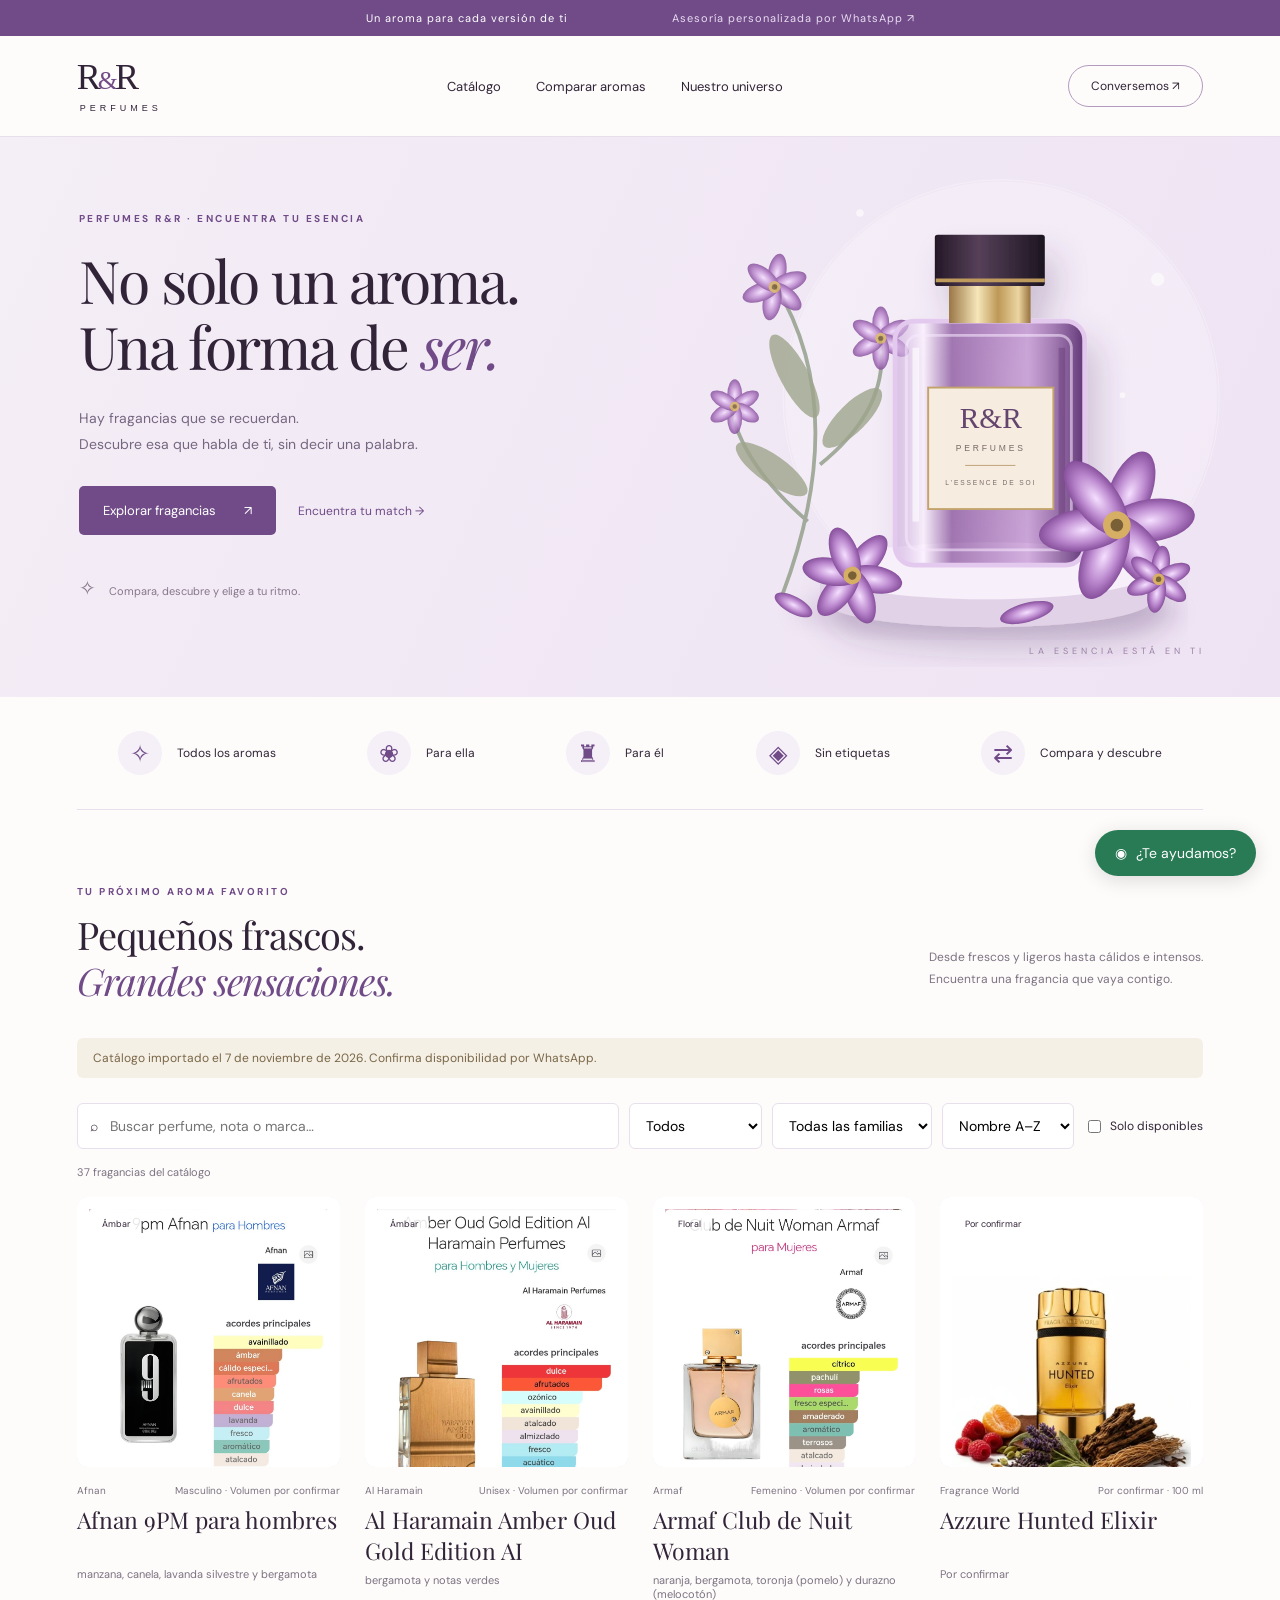
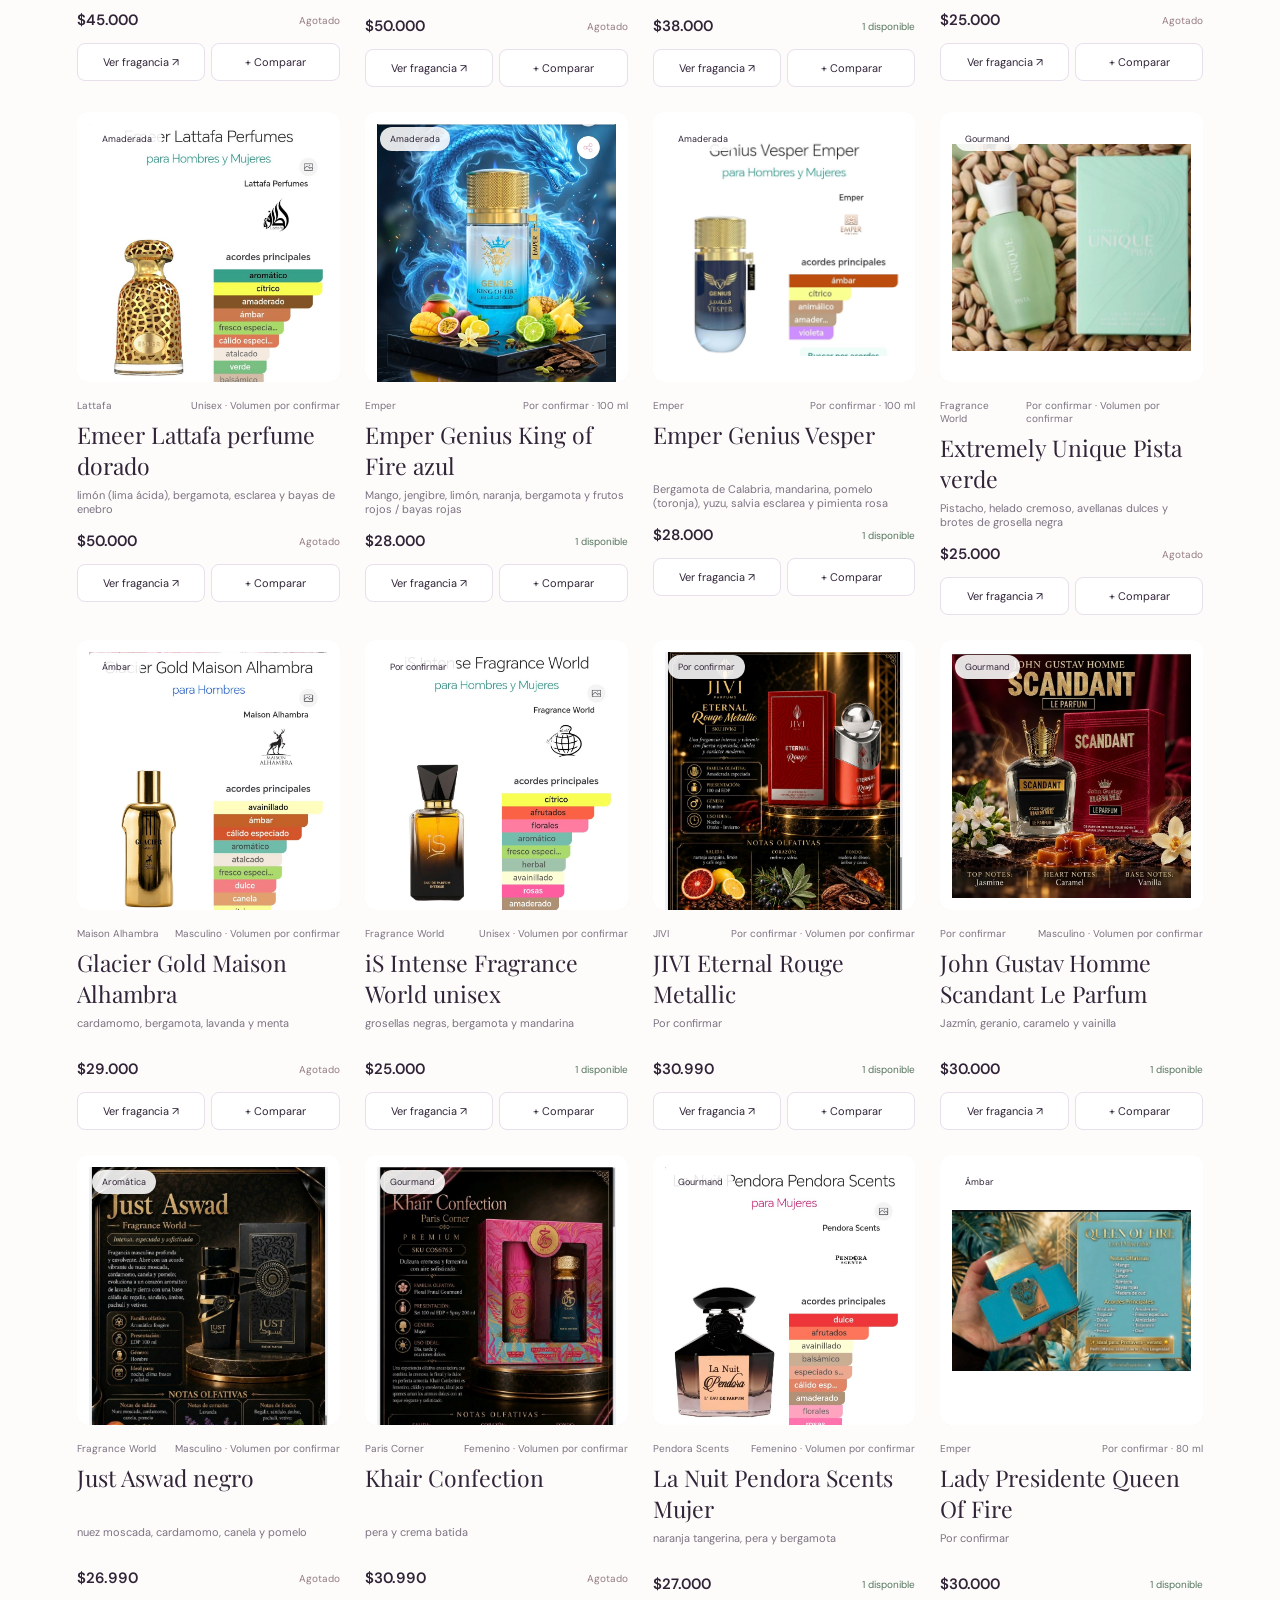
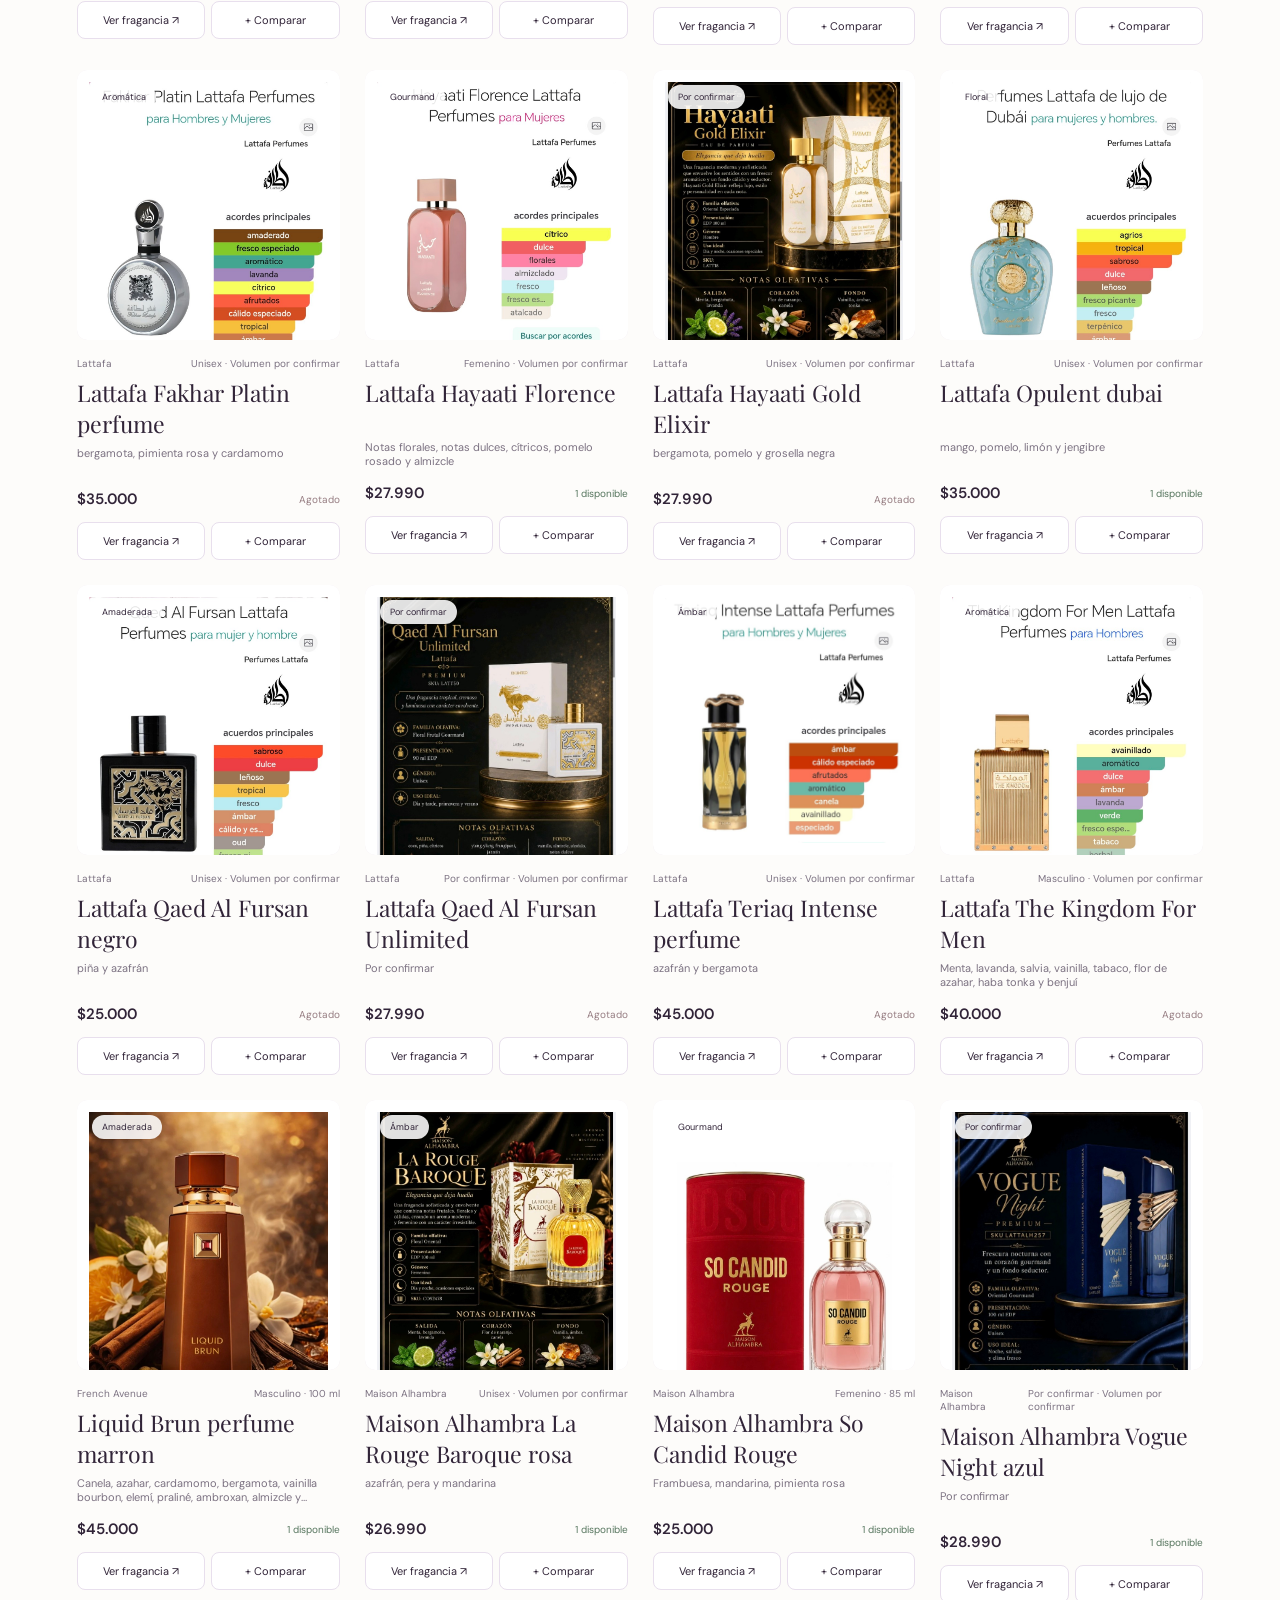
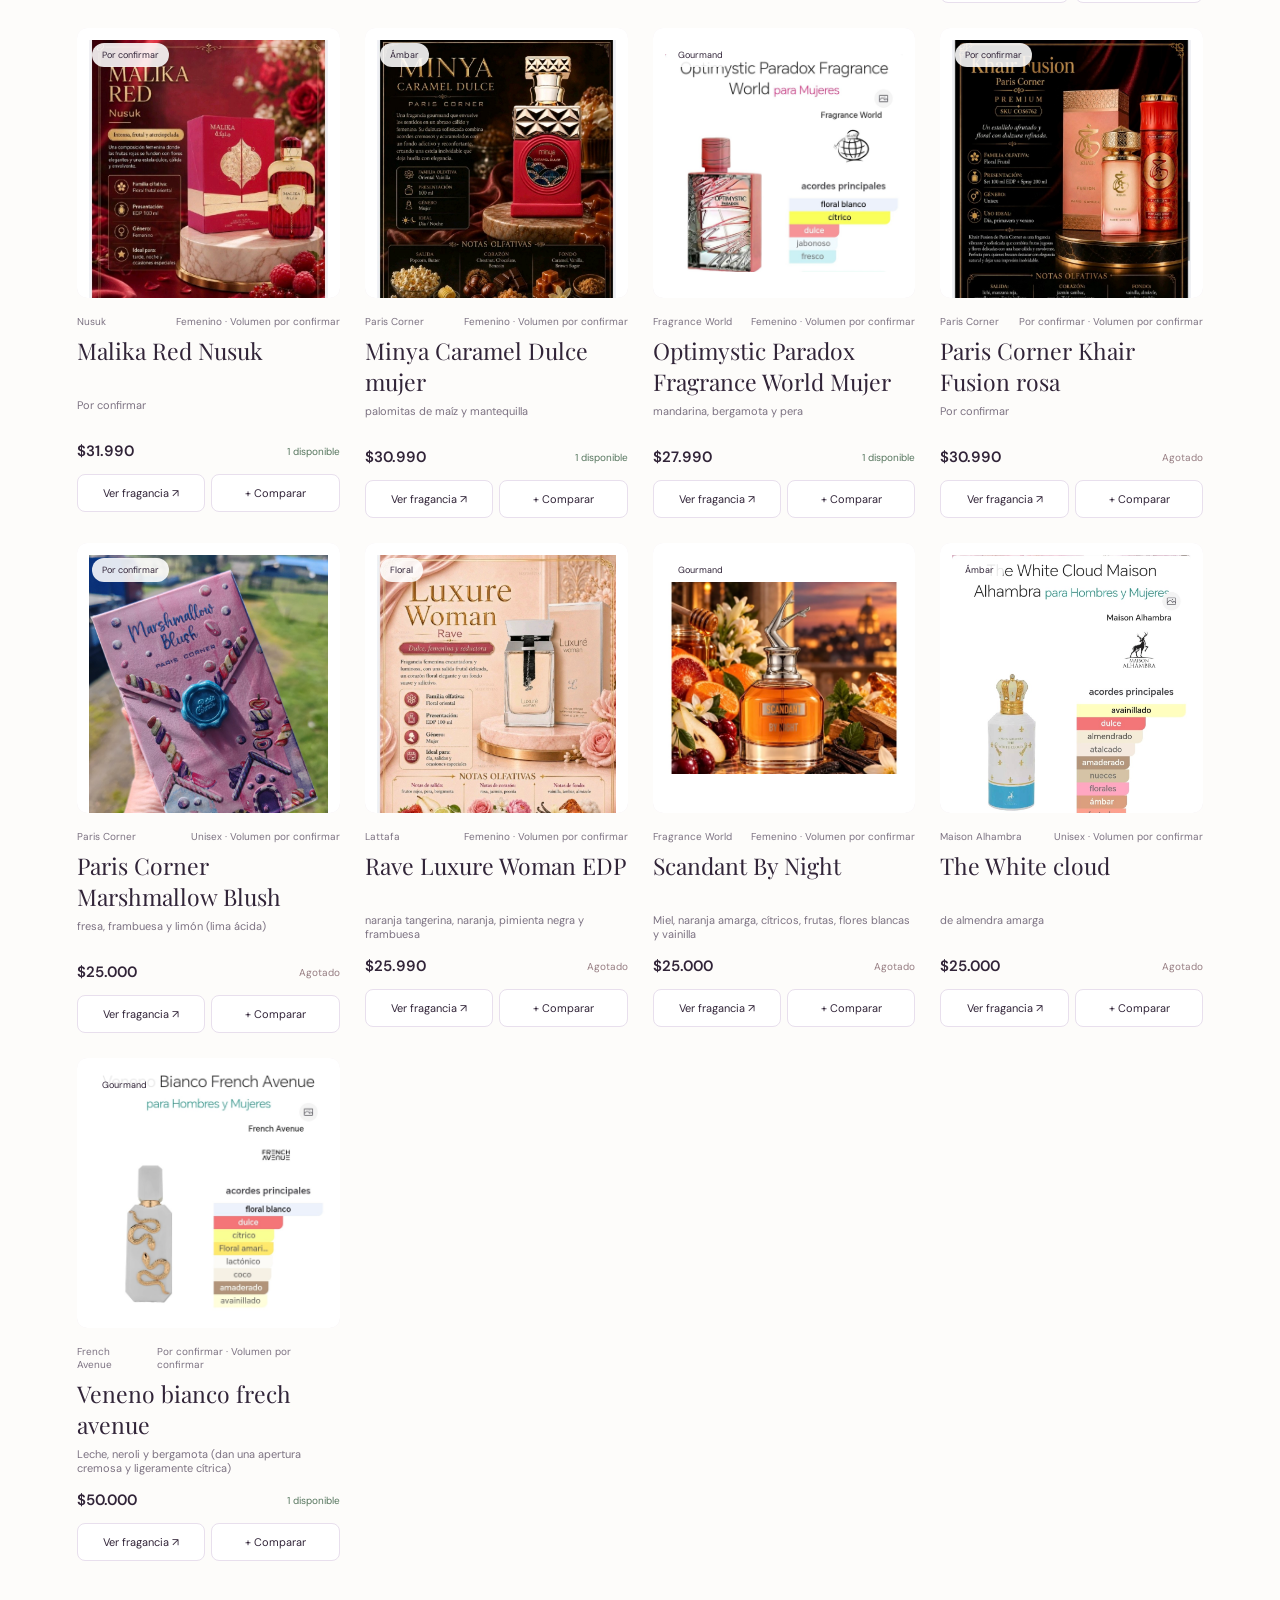
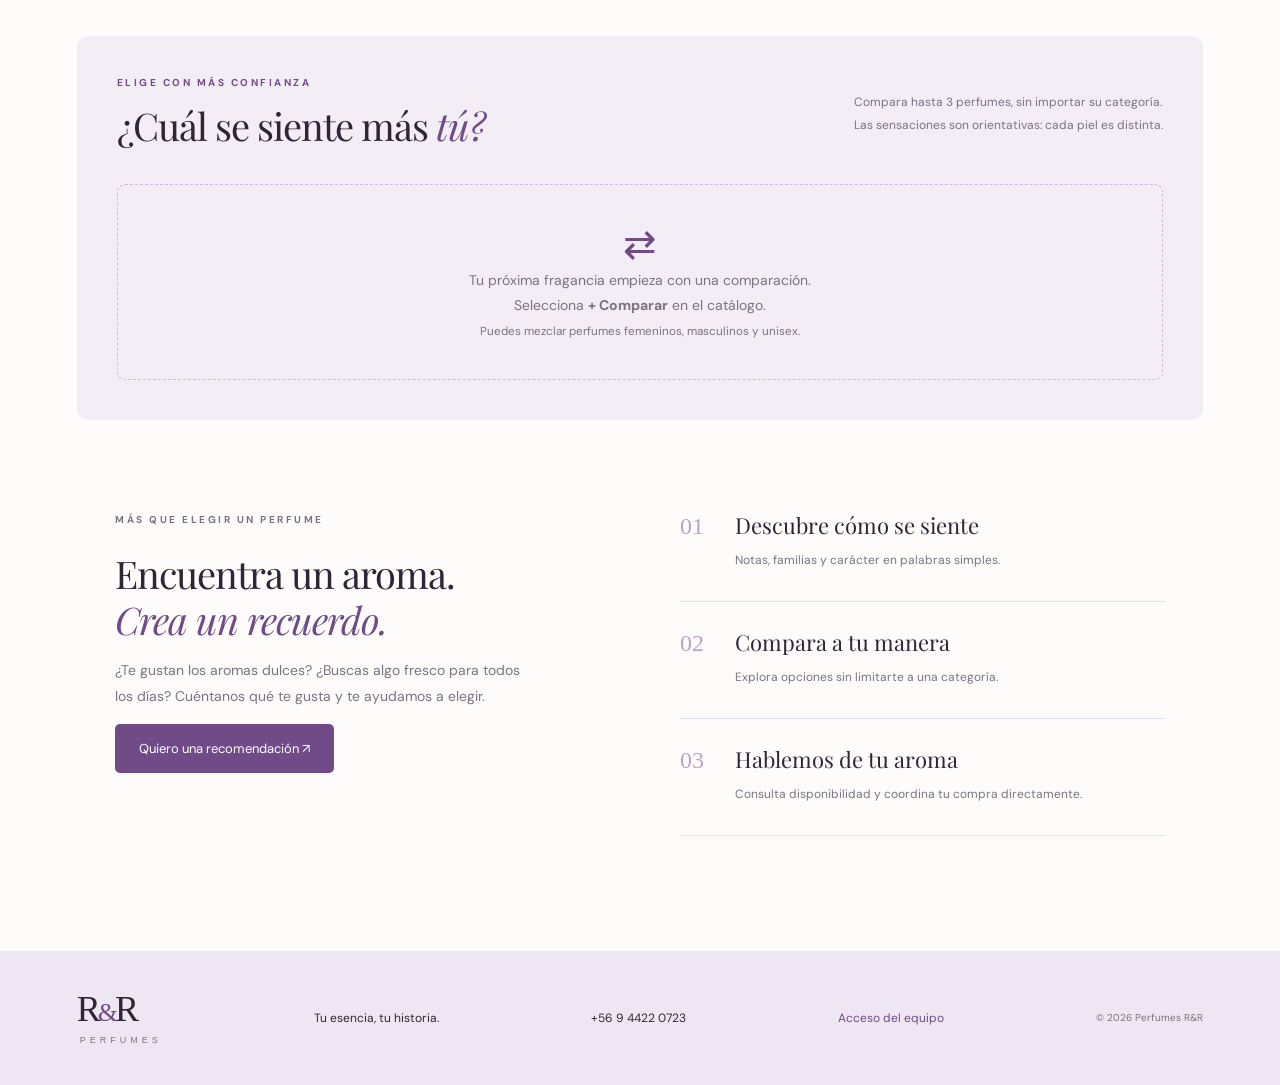
<file: index.html>
<!doctype html><html lang="es"><head><meta charset="utf-8"><meta name="viewport" content="width=device-width,initial-scale=1"><meta name="theme-color" content="#694580"><meta name="description" content="Perfumes R&R: descubre aromas, compara fragancias y consulta por WhatsApp."><title>Perfumes R&R · Tu esencia, tu historia</title><link rel="stylesheet" href="styles.css"></head><body>
<div class="topbar">Un aroma para cada versión de ti <span>Asesoría personalizada por WhatsApp ↗</span></div>
<header><a class="brand" href="#">R<span>&</span>R <small>PERFUMES</small></a><nav aria-label="Principal"><a href="#catalogo">Catálogo</a><a href="#comparar">Comparar aromas</a><a href="#universo">Nuestro universo</a></nav><a class="contact" data-wa>Conversemos ↗</a></header>
<main><section class="hero"><div class="hero-copy"><p class="eyebrow">PERFUMES R&R · ENCUENTRA TU ESENCIA</p><h1>No solo un aroma.<br>Una forma de <em>ser.</em></h1><p>Hay fragancias que se recuerdan.<br>Descubre esa que habla de ti, sin decir una palabra.</p><div class="actions"><a class="button" href="#catalogo">Explorar fragancias <span>↗</span></a><a class="textlink" href="#comparar">Encuentra tu match →</a></div><div class="hero-note"><span>✧</span> Compara, descubre y elige a tu ritmo.</div></div><div class="hero-art"><img src="hero.svg" alt="Ilustración de un frasco violeta Perfumes R&R entre pétalos y formas botánicas"><span class="art-caption">LA ESENCIA ESTÁ EN TI</span></div></section>
<section class="category-strip" aria-label="Categorías"><button data-category="Todos"><span>✧</span>Todos los aromas</button><button data-category="Femenino"><span>❀</span>Para ella</button><button data-category="Masculino"><span>♜</span>Para él</button><button data-category="Unisex"><span>◈</span>Sin etiquetas</button><a href="#comparar"><span>⇄</span>Compara y descubre</a></section>
<section class="section" id="catalogo"><div class="section-head"><div><p class="eyebrow">TU PRÓXIMO AROMA FAVORITO</p><h2>Pequeños frascos.<br><em>Grandes sensaciones.</em></h2></div><p>Desde frescos y ligeros hasta cálidos e intensos.<br>Encuentra una fragancia que vaya contigo.</p></div><p id="mode" class="notice" role="status"></p><div class="filters"><label class="search">⌕ <input id="search" placeholder="Buscar perfume, nota o marca…" aria-label="Buscar perfume"></label><select id="category" aria-label="Categoría"><option>Todos</option><option>Femenino</option><option>Masculino</option><option>Unisex</option><option>Por confirmar</option></select><select id="family" aria-label="Familia aromática"><option value="">Todas las familias</option><option>Floral</option><option>Amaderada</option><option>Cítrica</option><option>Ámbar</option><option>Gourmand</option><option>Acuática</option><option>Aromática</option><option>Por confirmar</option></select><select id="sort" aria-label="Ordenar"><option value="name">Nombre A–Z</option><option value="low">Menor precio</option><option value="high">Mayor precio</option></select><label class="check"><input type="checkbox" id="available"> Solo disponibles</label></div><div id="count" class="count"></div><div id="products" class="grid"></div></section>
<section id="comparar" class="compare-section"><div class="section-head"><div><p class="eyebrow">ELIGE CON MÁS CONFIANZA</p><h2>¿Cuál se siente más <em>tú?</em></h2></div><p>Compara hasta 3 perfumes, sin importar su categoría.<br>Las sensaciones son orientativas: cada piel es distinta.</p></div><div id="compare"></div></section>
<section id="universo" class="universe"><div><p class="eyebrow">MÁS QUE ELEGIR UN PERFUME</p><h2>Encuentra un aroma.<br><em>Crea un recuerdo.</em></h2><p>¿Te gustan los aromas dulces? ¿Buscas algo fresco para todos los días? Cuéntanos qué te gusta y te ayudamos a elegir.</p><a class="button" data-wa>Quiero una recomendación ↗</a></div><div class="benefits"><article><span>01</span><h3>Descubre cómo se siente</h3><p>Notas, familias y carácter en palabras simples.</p></article><article><span>02</span><h3>Compara a tu manera</h3><p>Explora opciones sin limitarte a una categoría.</p></article><article><span>03</span><h3>Hablemos de tu aroma</h3><p>Consulta disponibilidad y coordina tu compra directamente.</p></article></div></section></main>
<footer><a class="brand" href="#">R<span>&</span>R <small>PERFUMES</small></a><p>Tu esencia, tu historia.</p><a data-wa>+56 9 4422 0723</a><a href="admin.html" class="textlink">Acceso del equipo</a><small>© <span id="year"></span> Perfumes R&R</small></footer><a class="whatsapp" data-wa aria-label="Conversar por WhatsApp">◉ <span>¿Te ayudamos?</span></a><div id="toast" role="status"></div>
<dialog id="detail"><button class="close" data-close aria-label="Cerrar">×</button><div id="detail-content"></div></dialog>
<script src="config.js"></script><script src="catalogo.js"></script><script src="app.js"></script></body></html>
</file>
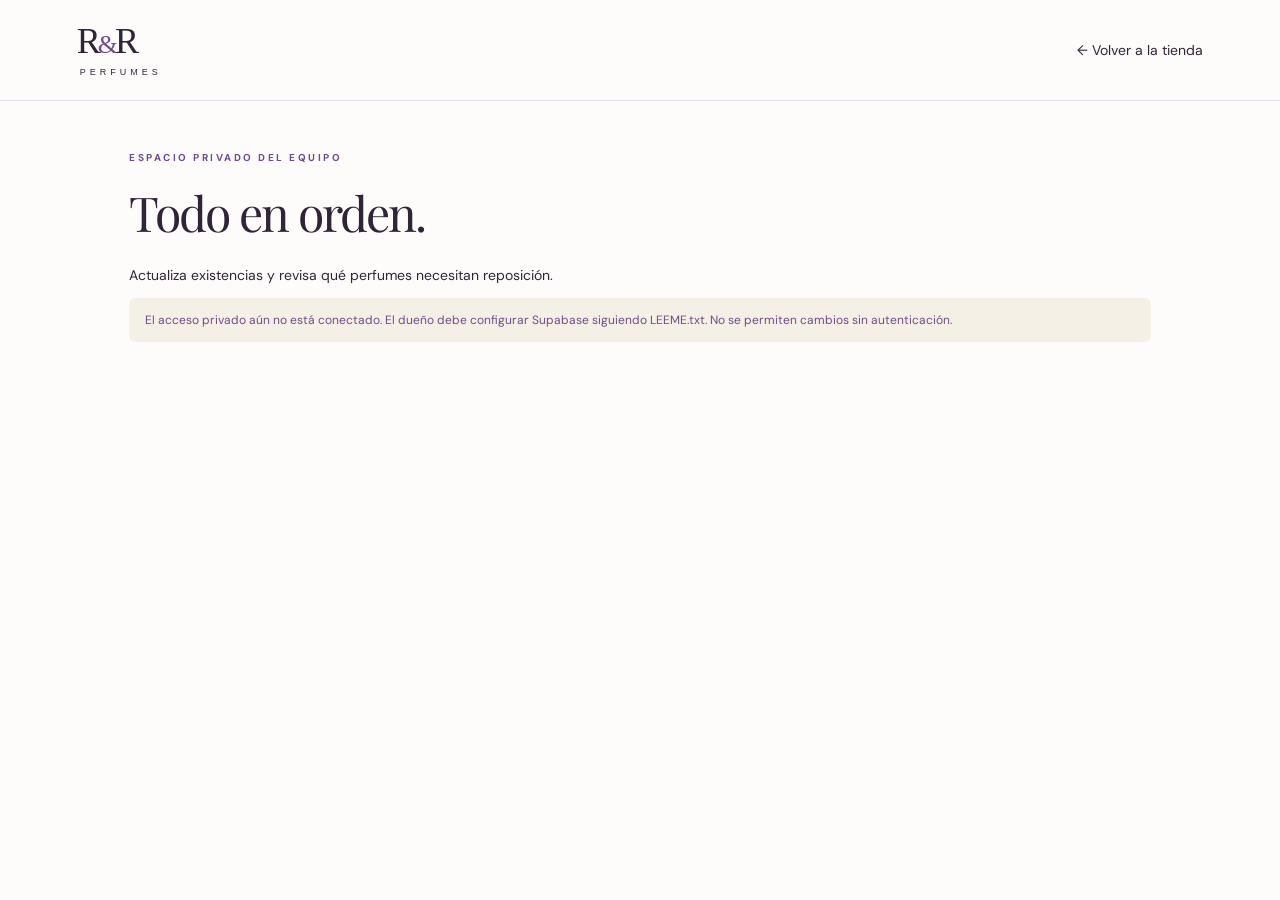
<file: admin.html>
<!doctype html><html lang="es"><head><meta charset="utf-8"><meta name="viewport" content="width=device-width,initial-scale=1"><meta name="robots" content="noindex,nofollow"><title>Equipo · Perfumes R&R</title><link rel="stylesheet" href="styles.css"></head><body><header><a class="brand" href="index.html">R<span>&</span>R <small>PERFUMES</small></a><a href="index.html">← Volver a la tienda</a></header><main class="admin-main"><p class="eyebrow">ESPACIO PRIVADO DEL EQUIPO</p><h1>Todo en orden.</h1><p>Actualiza existencias y revisa qué perfumes necesitan reposición.</p><p id="admin-status" class="notice" role="status"></p><form id="login"><label>Correo autorizado<input type="email" name="email" autocomplete="username" required></label><label>Contraseña<input type="password" name="password" autocomplete="current-password" required></label><button class="button">Entrar al panel</button><p>Solo pueden entrar las personas autorizadas por el dueño. Si olvidaste tu contraseña, solicita al dueño que gestione la recuperación en Supabase.</p></form><section id="admin-panel" hidden><div class="actions"><button id="new-product" class="button">+ Agregar perfume</button><button id="reload">Actualizar listado</button><button id="logout">Cerrar sesión</button></div><div id="stats" class="stats"></div><div class="filters"><label class="search">⌕ <input id="admin-search" placeholder="Buscar por nombre o marca" aria-label="Buscar en inventario"></label><select id="stock-filter" aria-label="Filtrar stock"><option value="all">Todos los perfumes</option><option value="available">Con stock</option><option value="low">Pocas unidades (1–2)</option><option value="zero">Agotados</option></select></div><p class="count">−1 registra una salida · +1 agrega una unidad · También puedes escribir la cantidad exacta y guardar.</p><div id="admin-list"></div><form id="editor" hidden><h3 id="editor-title">Editar perfume</h3><input name="id" type="hidden"><div class="form-grid"><label>Nombre<input name="name" required maxlength="100"></label><label>Marca<input name="brand" required maxlength="80"></label><label>Categoría<select name="category"><option>Femenino</option><option>Masculino</option><option>Unisex</option><option>Por confirmar</option></select></label><label>Familia<select name="family"><option>Floral</option><option>Amaderada</option><option>Cítrica</option><option>Ámbar</option><option>Gourmand</option><option>Acuática</option><option>Aromática</option><option>Por confirmar</option></select></label><label>Precio CLP<input name="price" type="number" min="0" step="1" required></label><label>Stock (unidades)<input name="stock" type="number" min="0" step="1" required></label><label>Volumen (ml)<input name="volume" type="number" min="1" step="1"></label><label>Intensidad (1–5)<input name="intensity" type="number" min="1" max="5" step="1"></label><label>Dulzor (1–5)<input name="sweetness" type="number" min="1" max="5" step="1"></label><label>Frescura (1–5)<input name="freshness" type="number" min="1" max="5" step="1"></label><label>Notas (separadas por coma)<input name="notes" required maxlength="300"></label><label>Ocasión / temporada<input name="occasion" required maxlength="180"></label><label>Duración orientativa<input name="longevity" required maxlength="100" placeholder="Por confirmar / 4–6 horas"></label><label>Color de ilustración<input name="color" type="color" value="#9566ac"></label><label class="wide">Foto: enlace HTTPS o ruta imagenes/<input name="image" type="text" placeholder="https://…"></label><label class="wide">Cómo se siente<textarea name="description" required maxlength="1500"></textarea></label></div><div class="actions"><button class="button" type="submit">Guardar cambios</button><button id="cancel-edit" type="button">Cancelar</button></div><p id="save-status" role="status"></p></form><section class="history"><h2>Últimos movimientos</h2><p>Registro de cambios de stock, con fecha y usuario.</p><div id="history"></div></section></section></main><div id="toast" role="status"></div><script src="config.js"></script><script src="admin.js"></script></body></html>
</file>
<file: styles.css>
@import url('https://fonts.googleapis.com/css2?family=DM+Sans:wght@400;500;600;700&family=Playfair+Display:ital,wght@0,400;0,500;0,600;1,400;1,500&display=swap');
:root{--ink:#312438;--muted:#7c7282;--purple:#704b88;--light:#f5eff8;--line:#e8dfed}*{box-sizing:border-box}html{scroll-behavior:smooth;scroll-padding-top:90px}body{margin:0;color:var(--ink);background:#fdfcfa;font-family:'DM Sans',Arial,sans-serif;font-size:14px}a{color:inherit;text-decoration:none}button,input,select,textarea{font:inherit}button,a,select{touch-action:manipulation}button{cursor:pointer}button,a,input,select,textarea{outline-offset:4px}button{border:1px solid var(--line);background:white;border-radius:8px;padding:12px 16px;color:var(--ink)}button:hover{border-color:var(--purple)}.topbar{background:#704b88;color:white;text-align:center;padding:11px;font-size:11px;letter-spacing:1px}.topbar span{margin-left:100px;color:#eadcf2}header{display:flex;align-items:center;justify-content:space-between;gap:25px;padding:23px 6%;background:#fdfcfa;border-bottom:1px solid var(--line)}.brand{font:36px Georgia,serif;letter-spacing:-3px;display:inline-block;line-height:1}.brand span{font-size:26px;color:var(--purple)}.brand small{display:block;font:9px Arial;letter-spacing:4px;margin:8px 0 0 3px}nav{display:flex;gap:35px;font-size:13px}nav a:hover{color:var(--purple)}.contact{border:1px solid #b39bbf;border-radius:30px;padding:12px 22px;font-size:12px}.hero{display:grid;grid-template-columns:1.05fr 1fr;min-height:555px;background:linear-gradient(115deg,#f4eef6,#eee3f3);overflow:hidden}.hero-copy{padding:75px 0 60px 12%}.eyebrow{font-size:10px;font-weight:700;letter-spacing:2.5px;color:var(--purple);margin:0 0 22px}h1,h2,h3{font-family:'Playfair Display',Georgia,serif;font-weight:400}h1{font-size:clamp(40px,4.6vw,70px);line-height:1.12;margin:0 0 26px;letter-spacing:-2px}em{font-weight:400;color:var(--purple)}.hero-copy>p:not(.eyebrow){line-height:1.9;color:#766781}.actions{display:flex;gap:22px;align-items:center;flex-wrap:wrap;margin-top:28px}.button{background:var(--purple);border:0;color:white;border-radius:5px;padding:16px 24px;display:inline-flex;justify-content:center;gap:28px;align-items:center;font-size:13px;cursor:pointer}.button:hover{background:#573568}.textlink{background:none;border:none;padding:0;font-size:12px;color:var(--purple);cursor:pointer}.hero-note{font-size:11px;color:#86768b;margin-top:40px}.hero-note span{font-size:20px;margin-right:10px}.hero-art{position:relative;display:flex;align-items:center;justify-content:center}.hero-art img{width:100%;height:100%;object-fit:contain;max-height:560px}.art-caption{position:absolute;bottom:40px;right:12%;font-size:9px;letter-spacing:4px;color:#9b81a5}.category-strip{display:flex;justify-content:space-around;margin:0 6%;padding:22px 0;border-bottom:1px solid var(--line);gap:10px}.category-strip button,.category-strip a{border:0;background:transparent;display:flex;gap:15px;align-items:center;padding:12px;font-size:12px}.category-strip span{display:grid;place-items:center;background:var(--light);color:var(--purple);height:44px;width:44px;border-radius:50%;font-size:24px}.section{padding:75px 6%}.section-head{display:flex;align-items:end;justify-content:space-between;gap:25px;margin-bottom:35px}.section-head .eyebrow{margin-bottom:14px}h2{font-size:38px;line-height:1.2;letter-spacing:-1px;margin:0}.section-head>p{font-size:12px;color:var(--muted);line-height:1.9}.notice{padding:12px 16px;background:#f5f0e5;color:#796647;font-size:12px;border-radius:6px}.filters{display:flex;gap:10px;margin:25px 0 16px;flex-wrap:wrap}.filters input,.filters select{border:0;background:transparent;min-width:0}.filters select,.search{border:1px solid var(--line);background:white;border-radius:6px;padding:12px}.search{display:flex;gap:10px;align-items:center;flex:1;min-width:210px}.search input{width:100%;outline:none}.check{display:flex;align-items:center;gap:6px;font-size:12px}.count{font-size:11px;color:var(--muted);margin-bottom:18px}.grid{display:grid;grid-template-columns:repeat(4,1fr);gap:25px}.card{min-width:0}.product-art{height:270px;border-radius:10px;background:radial-gradient(ellipse at 50% 30%,#fff, var(--tint,#eee6f2));position:relative;overflow:hidden;display:grid;place-items:center}.product-art:after{content:'';position:absolute;border:1px solid #ffffff88;border-radius:50%;width:220px;height:220px;left:50%;top:50%;transform:translate(-50%,-50%)}.product-art img{width:100%;height:100%;object-fit:contain;z-index:1}.badge{position:absolute;top:15px;left:15px;padding:6px 10px;border-radius:20px;font-size:9px;background:#ffffffe0;z-index:2}.bottle{position:relative;width:100px;height:140px;border:3px solid #ffffff75;border-radius:18px 18px 12px 12px;background:linear-gradient(100deg,#ffffff80,transparent 25%,#ffffff50 50%,transparent 80%),linear-gradient(var(--color),var(--color));box-shadow:inset 0 0 14px #ffffffa0,10px 20px 25px #402b4330;display:grid;place-items:center;transform:translateY(22px);z-index:1}.bottle:before{content:'';position:absolute;width:60px;height:36px;background:linear-gradient(90deg,#3d2a35,#6b5363,#241a24);top:-47px;left:17px;border-radius:3px;box-shadow:0 10px 0 -2px #c3a66e}.bottle-label{background:#fbf6eced;padding:19px 9px;text-align:center;width:76%;font:18px Georgia;color:#493347;border:1px solid #d0b586}.bottle-label small{font:5px Arial;letter-spacing:2px;display:block;margin-top:9px}.card-meta{display:flex;justify-content:space-between;color:var(--muted);font-size:10px;margin:17px 0 7px;gap:10px}.card h3{font-size:23px;margin:0 0 7px}.card p{color:var(--muted);font-size:11px;margin:0 0 13px}.price-row{display:flex;justify-content:space-between;align-items:center;margin-bottom:13px}.price{font-size:15px;font-weight:600}.stock{font-size:10px;color:#57765f}.stock.zero{color:#967d82}.card-actions{display:flex;gap:6px}.card-actions button{flex:1;font-size:11px;padding:11px 6px}.card-actions .selected{background:#eee3f3;color:#704b88}.compare-section{margin:0 6%;padding:40px;background:#f3edf6;border-radius:12px}.empty-compare{text-align:center;padding:36px 16px;border:1px dashed #cdbbd7;border-radius:8px;color:var(--muted);line-height:1.8}.empty-compare span{font:40px Georgia;display:block;color:var(--purple)}.compare-scroll{overflow-x:auto}.compare-table{width:100%;border-collapse:collapse;min-width:480px;font-size:12px}.compare-table th,.compare-table td{text-align:left;padding:18px 16px;border-bottom:1px solid #dfd1e6;min-width:140px;vertical-align:top}.compare-table th{font-weight:500;color:var(--purple)}.compare-table h3{font-size:22px;margin:0 0 10px}.compare-table button{padding:5px 10px;font-size:10px}.meter{height:5px;background:#e4d9ea;border-radius:5px;width:90px;margin:8px 0}.meter i{display:block;height:100%;background:#9472a6;border-radius:5px}.universe{display:grid;grid-template-columns:1fr 1fr;gap:80px;padding:90px 9%}.universe p{color:var(--muted);line-height:1.9;max-width:410px}.benefits article{position:relative;padding:0 0 20px 55px;margin-bottom:25px;border-bottom:1px solid var(--line)}.benefits span{position:absolute;left:0;top:3px;color:#bba3c7;font:24px Georgia}.benefits h3{font-size:22px;margin:0}.benefits p{font-size:12px;margin:9px 0}footer{padding:40px 6%;background:#eee6f2;display:flex;align-items:center;justify-content:space-between;gap:20px;font-size:12px}footer small{color:var(--muted)}.whatsapp{position:fixed;bottom:24px;right:24px;background:#287b54;color:white;padding:14px 20px;border-radius:35px;box-shadow:0 4px 20px #0002;z-index:10;display:flex;gap:9px;align-items:center}dialog{border:none;border-radius:14px;padding:38px;color:var(--ink);width:min(850px,94vw);max-height:90vh;overflow:auto;background:#fdfcfa}dialog::backdrop{background:#23152c88;backdrop-filter:blur(4px)}.close{position:absolute;right:12px;top:10px;font-size:24px;border:none;background:none;padding:3px 10px}.detail-grid{display:grid;grid-template-columns:1fr 1.2fr;gap:35px}.detail-grid .product-art{height:380px}.detail-grid h2{margin:12px 0 22px}.detail-grid p{line-height:1.8;color:var(--muted)}.tags{display:flex;gap:7px;flex-wrap:wrap}.tags span{background:var(--light);padding:7px 12px;border-radius:20px;font-size:11px}#toast{position:fixed;bottom:88px;left:50%;transform:translateX(-50%);z-index:30;background:#312438;color:white;padding:14px 22px;border-radius:8px;display:none;max-width:90vw}#login{max-width:420px}form label{display:grid;gap:7px;font-size:12px;margin-bottom:16px}form input,form textarea,form select{padding:12px;border:1px solid #d9cce1;border-radius:6px;width:100%;background:white;color:var(--ink)}textarea{min-height:90px}.form-grid{display:grid;grid-template-columns:1fr 1fr;gap:0 20px}.wide{grid-column:1/-1}.admin-row{display:flex;justify-content:space-between;align-items:center;gap:14px;padding:15px 0;border-bottom:1px solid var(--line)}.admin-row small{color:var(--muted);display:block;margin-top:5px}.admin-row button{padding:8px 12px}#editor{border-top:1px solid var(--line);margin-top:25px}#admin-status,#save-status{line-height:1.7;color:var(--purple)}[hidden]{display:none!important}.empty{padding:35px;grid-column:1/-1;background:var(--light);text-align:center}button:disabled{opacity:.5;cursor:wait}
@media(min-width:1500px){body{max-width:1700px;margin:auto}}@media(max-width:950px){.grid{grid-template-columns:repeat(2,1fr)}nav{gap:18px}.hero-copy{padding-top:55px}.hero{min-height:480px}.category-strip{flex-wrap:wrap}.section-head{align-items:start}.section-head>p{max-width:220px}.universe{gap:35px}footer{flex-wrap:wrap}.contact{display:none}}@media(max-width:600px){.topbar span{display:none}header{padding:18px 5%;gap:15px}nav{font-size:11px;gap:16px}nav a:last-child{display:none}.hero{grid-template-columns:1fr}.hero-copy{padding:45px 7% 5px}.hero h1{font-size:46px}.hero-copy>p:not(.eyebrow){font-size:13px}.hero-art{height:310px}.hero-note{margin-top:23px}.art-caption{bottom:18px}.category-strip{margin:0 5%;display:grid;grid-template-columns:1fr 1fr;gap:3px;padding:15px 0}.category-strip button,.category-strip a{font-size:10px;padding:6px;gap:9px}.category-strip span{height:33px;width:33px;font-size:19px}.section{padding:45px 5%}.section-head{display:block}.section-head>p{max-width:none}.section-head h2,h2{font-size:31px}.filters{gap:8px}.search{flex-basis:100%}.filters select{font-size:11px;max-width:48%;flex:1}.grid{gap:22px 12px}.product-art{height:210px}.bottle{transform:translateY(18px) scale(.85)}.card h3{font-size:20px}.card-meta{font-size:9px}.price-row{align-items:start;flex-direction:column;gap:5px}.card-actions{flex-direction:column}.compare-section{margin:0 5%;padding:25px 18px}.universe{grid-template-columns:1fr;padding:50px 7%;gap:40px}.whatsapp{padding:12px 16px;right:15px;bottom:15px}.whatsapp span{display:none}footer{padding:30px 6% 70px}.detail-grid{grid-template-columns:1fr}.detail-grid .product-art{height:230px}dialog{padding:32px 22px}.form-grid{grid-template-columns:1fr}.wide{grid-column:auto}.eyebrow{font-size:9px;letter-spacing:1.8px}}
.card p{display:-webkit-box;-webkit-line-clamp:2;-webkit-box-orient:vertical;overflow:hidden;min-height:30px}.card h3{min-height:56px}.product-art img{padding:12px;background:white}.admin-main{max-width:1150px;margin:auto;padding:50px 5%}.admin-main h1{font-size:48px}.admin-main #login{padding:25px;background:var(--light);border-radius:12px;margin-top:25px}.admin-main #login p{font-size:12px;line-height:1.7}.stats{display:grid;grid-template-columns:repeat(4,1fr);gap:15px;margin-top:30px}.stats article{display:grid;gap:10px;padding:22px;background:var(--light);border-radius:10px;color:var(--muted)}.stats strong{font:32px Georgia;color:var(--purple)}.inventory-row{display:flex;justify-content:space-between;gap:18px;padding:18px 0;border-bottom:1px solid var(--line)}.inventory-name{display:flex;gap:15px;align-items:center}.inventory-name img{width:65px;height:75px;object-fit:contain;background:white;border-radius:5px}.inventory-name small{display:block;margin:5px 0;color:var(--muted)}.stock-controls{display:flex;align-items:center;gap:6px;flex-wrap:wrap}.stock-controls input{width:65px;padding:11px 7px;border:1px solid var(--line);border-radius:5px}.stock-controls button{padding:11px 10px;font-size:12px}.history{margin-top:45px}.history-row{padding:14px 0;border-bottom:1px solid var(--line);display:grid;grid-template-columns:1fr 160px;gap:8px;font-size:12px}.history-row small{grid-column:1/-1;color:var(--muted)}@media(max-width:800px){.inventory-row{flex-direction:column}.stats{grid-template-columns:repeat(2,1fr)}.stock-controls{justify-content:start}.history-row{grid-template-columns:1fr}}
</file>
